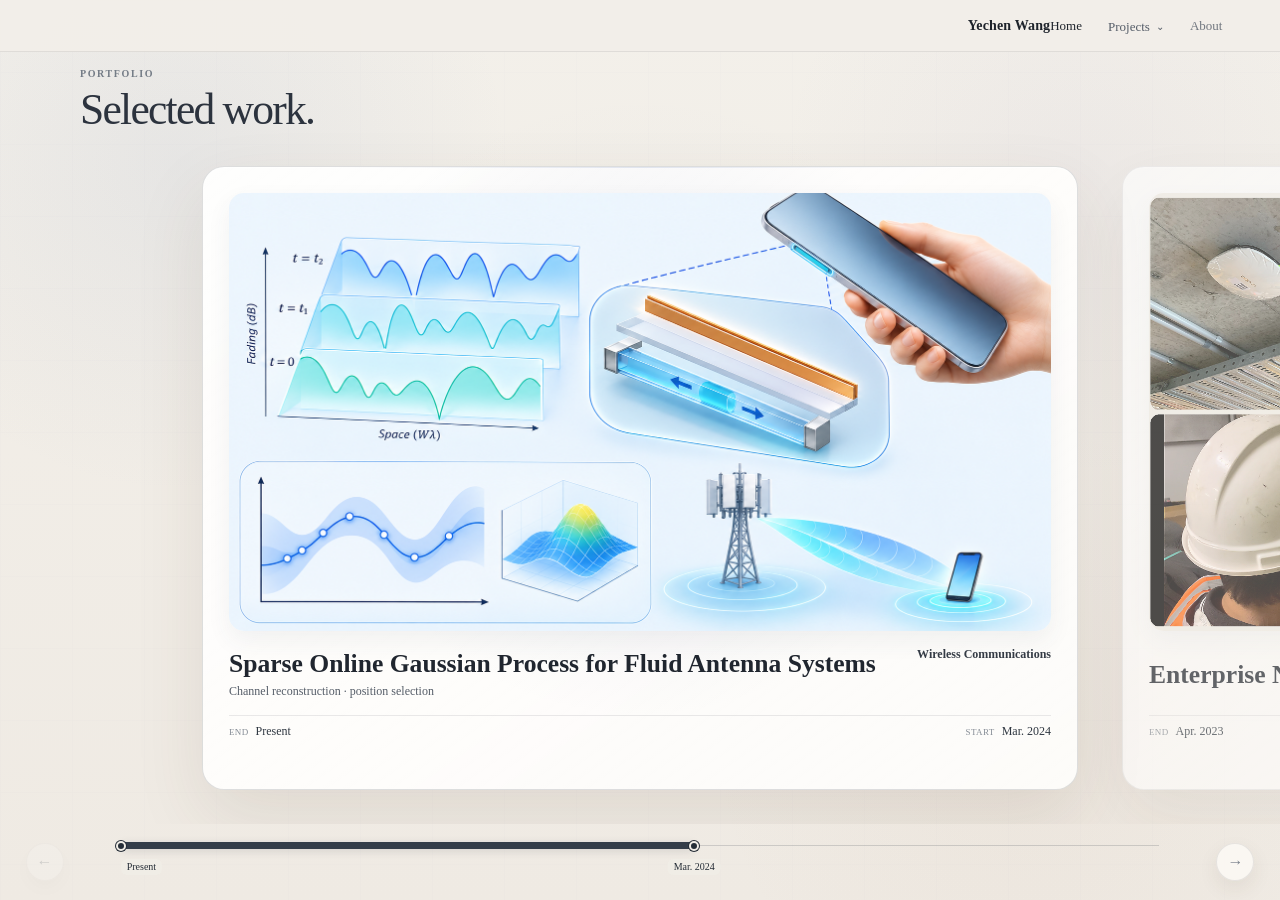
<file: index.html>
<!DOCTYPE html>
<html lang="en">
<head>
  <meta charset="UTF-8" />
  <meta name="viewport" content="width=device-width, initial-scale=1.0" />
  <meta name="description" content="Yechen Wang — portfolio." />
  <title>Yechen Wang — Portfolio</title>
  <style>
    html, body {
      margin: 0;
      min-height: 100%;
      background: #f1ede6;
    }
  </style>
</head>
<body>
  <script>
    (async () => {
      const APP_VERSION = '20261104-internship-tile-zoom-v8';
      try {
        const url = new URL('app.html', window.location.href);
        url.searchParams.set('v', APP_VERSION);
        url.searchParams.set('fresh', Date.now().toString());

        const response = await fetch(url.toString(), {
          cache: 'no-store',
          headers: { 'Cache-Control': 'no-cache' }
        });

        if (!response.ok) throw new Error('Failed to load portfolio');

        const html = await response.text();
        document.open();
        document.write(html);
        document.close();
      } catch (error) {
        document.body.innerHTML =
          '<div style="font-family:system-ui,sans-serif;color:#232933;padding:40px">Unable to load portfolio. Please reload the page.</div>';
      }
    })();
  </script>
</body>
</html>
<!-- portfolio-entry-build: 20261104-internship-tile-zoom-v8 -->
</file>
<file: styles.css>
:root {
  --bg: #f1ede6;
  --panel: #fbf8f3;
  --panel-soft: #f7f2eb;
  --line: rgba(49,55,66,.10);
  --line-strong: rgba(49,55,66,.16);
  --text: #1e232b;
  --muted: #555d68;
  --faint: #747c86;
  --blue: #7a90ba;
  --violet: #9388b5;
  --green: #7f9378;
  --copper: #b18767;
  --steel: #88939b;
}

* { box-sizing: border-box; }

html, body {
  margin: 0;
  min-height: 100%;
  background: var(--bg);
  color: var(--text);
  font-family: ui-serif, Georgia, Cambria, "Times New Roman", Times, serif;
  text-rendering: optimizeLegibility;
}

body {
  height: 100vh;
  min-height: 100vh;
  overflow: hidden;
}

button, a { font: inherit; }
a { color: inherit; text-decoration: none; }

.ambient {
  position: fixed;
  inset: 0;
  pointer-events: none;
  overflow: hidden;
  background:
    radial-gradient(circle at 14% 18%, rgba(122,144,186,.10), transparent 25%),
    radial-gradient(circle at 84% 20%, rgba(147,136,181,.065), transparent 23%),
    radial-gradient(circle at 80% 82%, rgba(177,135,103,.06), transparent 25%),
    linear-gradient(180deg, #f3f0ea 0%, #efeae3 100%);
}

.ambient::before {
  content: "";
  position: absolute;
  width: min(760px, 80vw);
  aspect-ratio: 1;
  left: 50%;
  top: 48%;
  transform: translate(-50%, -50%);
  border-radius: 50%;
  background: radial-gradient(circle, rgba(122,144,186,.045), transparent 64%);
}

.ambient::after {
  content: "";
  position: absolute;
  inset: 0;
  opacity: .035;
  background-image:
    linear-gradient(rgba(60,67,78,.16) 1px, transparent 1px),
    linear-gradient(90deg, rgba(60,67,78,.16) 1px, transparent 1px);
  background-size: 72px 72px;
}

.site-header {
  position: fixed;
  z-index: 100;
  top: 0;
  left: 0;
  right: 0;
  height: 52px;
  padding: 0 4.5vw;
  display: flex;
  align-items: center;
  justify-content: flex-end;
  background: rgba(243,239,233,.94);
  border-bottom: 1px solid rgba(35,41,51,.09);
}

.brand {
  font-size: 14px;
  font-weight: 600;
  letter-spacing: .01em;
}

.main-nav {
  display: flex;
  align-items: center;
  gap: 26px;
}

.main-nav > a,
.project-toggle {
  border: 0;
  background: transparent;
  padding: 0;
  color: var(--muted);
  font-size: 13px;
  cursor: pointer;
  transition: color .2s ease;
}

.main-nav > a:hover,
.project-toggle:hover,
.main-nav > .active {
  color: var(--text);
}

.future-link { opacity: .82; }

.project-nav { position: relative; }

.project-toggle {
  display: inline-flex;
  align-items: center;
  gap: 6px;
}

.chevron {
  font-size: 10px;
  transition: transform .2s ease;
}

.project-nav.open .chevron { transform: rotate(180deg); }

.project-menu {
  position: absolute;
  top: 31px;
  right: -10px;
  width: 238px;
  padding: 7px;
  border: 1px solid var(--line);
  border-radius: 12px;
  background: rgba(252,249,244,.98);
  box-shadow: 0 22px 60px rgba(64,56,46,.12);
  opacity: 0;
  visibility: hidden;
  transform: translateY(-7px);
  transition: .18s ease;
}

.project-nav.open .project-menu {
  opacity: 1;
  visibility: visible;
  transform: translateY(0);
}

.project-menu button {
  width: 100%;
  display: flex;
  align-items: center;
  gap: 12px;
  border: 0;
  border-radius: 8px;
  padding: 11px 12px;
  background: transparent;
  color: var(--muted);
  text-align: left;
  font-size: 13px;
  cursor: pointer;
}

.project-menu button:hover {
  color: var(--text);
  background: rgba(122,144,186,.08);
}

.project-menu button span {
  width: 14px;
  color: var(--faint);
}

main {
  height: 100vh;
  min-height: 0;
  padding-top: 52px;
  display: grid;
  grid-template-rows: auto minmax(0, 1fr) 76px;
  overflow: hidden;
}

.intro {
  position: relative;
  z-index: 5;
  width: min(1120px, 90vw);
  margin: 16px auto 0;
}

.intro p {
  margin: 0 0 9px;
  color: var(--faint);
  font-size: 10px;
  font-weight: 650;
  letter-spacing: .16em;
}

.intro h1 {
  margin: 0;
  color: #2c333e;
  font-size: clamp(30px, 3.4vw, 46px);
  line-height: 1;
  font-weight: 520;
  letter-spacing: -.04em;
}

.carousel {
  position: relative;
  cursor: grab;
  width: 100%;
  height: auto;
  min-height: 0;
  display: flex;
  align-items: center;
  justify-content: center;
  overflow: hidden;
  touch-action: pan-y;
  user-select: none;
  outline: none;
}

.carousel.dragging {
  cursor: grabbing;
}

.carousel.dragging .project-card {
  transition: none !important;
}

.carousel.dragging .project-card.hovered .card-surface,
.carousel.dragging .project-card.pressed .card-surface {
  transform: none;
}


.stage {
  position: relative;
  width: min(1880px, 100vw);
  height: min(700px, 100%);
  min-height: 624px;
}

.project-card {
  --accent: var(--blue);
  position: absolute;
  top: 0;
  left: 0;
  width: min(876px, 90vw);
  height: 624px;
  cursor: pointer;
  pointer-events: none; /* carousel owns interaction */
  transition:
    left var(--carousel-speed, 300ms) cubic-bezier(.2,.75,.25,1),
    opacity 200ms ease;
}

.card-surface {
  pointer-events: none;
  --tilt-x: 0deg;
  --tilt-y: 0deg;
  --pointer-x: 50%;
  --pointer-y: 50%;
  --shift-x: 0px;
  --shift-y: 0px;
  position: relative;
  width: 100%;
  height: 100%;
  padding: 26px;
  border: 1px solid var(--line);
  border-radius: 22px;
  background:
    linear-gradient(145deg, rgba(255,255,255,.84), rgba(255,255,255,.52)),
    var(--panel);
  box-shadow:
    0 28px 70px rgba(74,61,44,.10),
    inset 0 1px rgba(255,255,255,.78);
  overflow: hidden;
  transform: translateY(0) scale(1);
  transition:
    transform 180ms cubic-bezier(.2,.75,.25,1),
    box-shadow 180ms ease,
    border-color 180ms ease,
    background 180ms ease;
}

.card-surface::before {
  content: "";
  position: absolute;
  inset: 0;
  background:
    radial-gradient(circle at 50% 38%,
      color-mix(in srgb, var(--accent) 14%, transparent),
      transparent 54%);
  pointer-events: none;
}

.card-surface::after {
  content: "";
  position: absolute;
  left: 14%;
  right: 14%;
  top: 0;
  height: 1px;
  background: linear-gradient(90deg, transparent, color-mix(in srgb, var(--accent) 45%, transparent), transparent);
  opacity: .45;
  pointer-events: none;
}

.project-card.active .card-surface {
  border-color: var(--line-strong);
}

.project-card.hovered .card-surface {
  transform: translateY(-7px) scale(1.008);
  border-color: rgba(49,55,66,.34);
  box-shadow:
    0 42px 96px rgba(74,61,44,.21),
    0 10px 26px rgba(74,61,44,.10),
    inset 0 1px rgba(255,255,255,.86);
}

.project-card.pressed .card-surface {
  transform: translateY(-2px) scale(.994);
  border-color: rgba(49,55,66,.34);
  box-shadow:
    0 24px 58px rgba(74,61,44,.13),
    inset 0 1px rgba(255,255,255,.82);
}

.project-card:nth-child(1) { --accent: var(--blue); }
.project-card:nth-child(2) { --accent: var(--violet); }
.project-card:nth-child(3) { --accent: var(--green); }
.project-card:nth-child(4) { --accent: var(--copper); }
.project-card:nth-child(5) { --accent: var(--steel); }

.project-card--cover {
  width: min(876px, 90vw);
  height: 624px;
}

.project-card--cover .card-surface {
  padding: 26px;
}


.project-card--cover .visual-cover {
  height: 438px;
  margin: 0 0 16px;
  border-radius: 15px;
  overflow: hidden;
  border: 0;
  background: transparent;
  box-shadow: 0 10px 24px rgba(67,79,91,.065);
}

.project-card--cover .visual-cover img {
  width: 100%;
  height: 100%;
  display: block;
  object-fit: cover;
  object-position: center;
  background: transparent;
  transform: scale(1.012);
}

.card-footer-meta {
  position: relative;
  z-index: 2;
  display: grid;
  grid-template-columns: minmax(0, 1fr) auto;
  grid-template-rows: auto auto;
  align-items: end;
  column-gap: 24px;
  row-gap: 12px;
  min-height: 92px;
}

.card-footer-left {
  min-width: 0;
}

.card-footer-left h2,
.project-card h2 {
  margin: 0;
  max-width: none;
  color: #20262f;
  font-size: clamp(22px, 2vw, 30px);
  line-height: 1.08;
  font-weight: 600;
  letter-spacing: 0;
}

.card-footer-left p {
  margin: 7px 0 0;
  color: var(--muted);
  font-size: 12px;
  line-height: 1.3;
}

.card-footer-right {
  align-self: start;
  color: #343b45;
  font-size: 12px;
  line-height: 1.25;
  text-align: right;
  white-space: nowrap;
  font-weight: 600;
}

.card-period {
  grid-column: 1 / -1;
  display: flex;
  justify-content: space-between;
  align-items: end;
  padding-top: 9px;
  border-top: 1px solid rgba(49,55,66,.10);
  color: #303842;
  font-size: 12px;
  line-height: 1.15;
}

.card-period > span {
  display: flex;
  gap: 7px;
  align-items: baseline;
}

.card-period > span:last-child {
  text-align: right;
}

.card-period small {
  color: #858c95;
  font-size: 9px;
  font-weight: 400;
  letter-spacing: .04em;
  text-transform: uppercase;
}

.visual {
  position: relative;
  z-index: 2;
  height: 438px;
  display: flex;
  align-items: center;
  justify-content: center;
}

.ring {
  width: 148px;
  height: 148px;
  border: 1px solid color-mix(in srgb, var(--accent) 31%, transparent);
  border-radius: 50%;
  transform: rotateX(63deg) rotateZ(-18deg);
  box-shadow:
    inset 0 0 28px color-mix(in srgb, var(--accent) 8%, transparent),
    0 10px 28px color-mix(in srgb, var(--accent) 10%, transparent);
}

.ring::before,
.ring::after {
  content: "";
  position: absolute;
  border-radius: 50%;
  border: 1px solid color-mix(in srgb, var(--accent) 17%, transparent);
}

.ring::before { inset: 24px; }
.ring::after {
  inset: 52px;
  background: color-mix(in srgb, var(--accent) 18%, transparent);
}

.dot {
  position: absolute;
  width: 6px;
  height: 6px;
  left: calc(50% - 3px);
  top: 47px;
  border-radius: 50%;
  background: color-mix(in srgb, var(--accent) 78%, #d8dce2);
  box-shadow: 0 0 16px color-mix(in srgb, var(--accent) 42%, transparent);
}

.image-preview {
  position: fixed;
  inset: 0;
  z-index: 300;
  display: grid;
  place-items: center;
  padding: 34px;
  opacity: 0;
  visibility: hidden;
  pointer-events: none;
  transition: opacity 280ms ease, visibility 280ms ease;
}

.image-preview.open {
  opacity: 1;
  visibility: visible;
  pointer-events: auto;
}

.image-preview-backdrop {
  position: absolute;
  inset: 0;
  background: rgba(238,235,229,.58);
  backdrop-filter: blur(26px) saturate(.9);
  -webkit-backdrop-filter: blur(26px) saturate(.9);
}

.image-preview-shell {
  position: relative;
  z-index: 1;
  pointer-events: none;
  width: min(98vw, 1840px);
  height: min(92vh, 1040px);
  display: grid;
  grid-template-columns: minmax(270px, 340px) minmax(0, 1fr);
  align-items: center;
  gap: clamp(20px, 2.5vw, 42px);
  transform: translateY(12px);
  opacity: 0;
  transition:
    transform 380ms cubic-bezier(.2,.75,.25,1),
    opacity 300ms ease;
}

.image-preview.open .image-preview-shell {
  transform: translateY(0);
  opacity: 1;
}

.image-preview-info {
  pointer-events: auto;
  align-self: center;
  padding-left: clamp(8px, 2vw, 28px);
  color: #20262f;
}

.image-preview-info h2 {
  margin: 0;
  max-width: 430px;
  font-size: clamp(22px, 1.9vw, 31px);
  line-height: 1.08;
  font-weight: 600;
  letter-spacing: -.015em;
}

.preview-keywords {
  margin: 17px 0 0;
  color: #59616c;
  font-size: 14px;
  line-height: 1.35;
}

.preview-category {
  display: block;
  margin-top: 25px;
  color: #343c47;
  font-size: 13px;
  font-weight: 600;
}

.image-preview-info time {
  display: block;
  margin-top: 8px;
  color: #747c86;
  font-size: 13px;
}

.image-preview-media {
  pointer-events: auto;
  min-width: 0;
  height: 100%;
  display: grid;
  place-items: center;
}

.image-preview-shell img {
  max-width: 100%;
  max-height: 100%;
  width: auto;
  height: auto;
  object-fit: contain;
  border-radius: 20px;
  background: rgba(255,255,255,.97);
  box-shadow:
    0 34px 90px rgba(44,50,58,.20),
    0 4px 18px rgba(44,50,58,.07);
}

.image-preview-close {
  pointer-events: auto;
  position: absolute;
  top: 0;
  right: 0;
  z-index: 2;
  width: 42px;
  height: 42px;
  border: 1px solid rgba(49,55,66,.12);
  border-radius: 50%;
  background: rgba(248,246,242,.88);
  color: #3d444d;
  font-size: 27px;
  line-height: 1;
  cursor: pointer;
  box-shadow: 0 10px 28px rgba(44,50,58,.12);
  backdrop-filter: blur(14px);
  -webkit-backdrop-filter: blur(14px);
  transition: transform .18s ease, background .18s ease;
}

.image-preview-close:hover {
  transform: scale(1.05);
  background: #fff;
}

body.preview-open {
  overflow: hidden;
}

.carousel-controls {
  position: relative;
  z-index: 20;
  width: min(1540px, 96vw);
  margin: 0 auto;
  display: flex;
  align-items: center;
  justify-content: center;
  gap: 18px;
}

.arrow {
  width: 38px;
  height: 38px;
  padding: 0;
  border: 1px solid var(--line);
  border-radius: 50%;
  background: rgba(251,248,243,.92);
  color: #7b828c;
  box-shadow: 0 8px 20px rgba(74,61,44,.08);
  cursor: pointer;
  transition: .18s ease;
}

.arrow:hover {
  color: var(--text);
  background: #fffdf9;
  transform: scale(1.04);
}

.arrow:disabled {
  opacity: .28;
  cursor: default;
  transform: none;
}

.arrow:disabled:hover {
  color: #7b828c;
  background: rgba(251,248,243,.92);
}

.timeline-overview {
  position: relative;
  width: auto;
  height: 72px;
  flex: 1 1 auto;
  min-width: 0;
}

.timeline-axis {
  position: absolute;
  left: 3.5%;
  right: 3.5%;
  top: 19px;
  height: 1px;
  background: rgba(49,55,66,.18);
}

.timeline-active-range {
  position: absolute;
  top: 16px;
  height: 7px;
  border-radius: 999px;
  background: #343d49;
  box-shadow: 0 2px 9px rgba(52,61,73,.15);
  transition:
    left var(--carousel-speed, 420ms) cubic-bezier(.18,.82,.24,1),
    width var(--carousel-speed, 420ms) cubic-bezier(.18,.82,.24,1);
}

.timeline-boundary {
  position: absolute;
  top: 15px;
  width: 1px;
  color: #252d37;
  text-align: center;
  transition: left var(--carousel-speed, 420ms) cubic-bezier(.18,.82,.24,1);
}

.timeline-boundary i {
  position: absolute;
  left: -5px;
  top: 0;
  width: 10px;
  height: 10px;
  border-radius: 50%;
  background: #252d37;
  border: 2px solid var(--bg);
  box-shadow: 0 0 0 1px #252d37;
}

.timeline-boundary b {
  position: absolute;
  top: 18px;
  left: 50%;
  transform: translateX(-50%);
  padding: 3px 6px;
  border-radius: 6px;
  background: rgba(241,237,230,.94);
  color: #252d37;
  font-size: 10px;
  line-height: 1;
  font-weight: 500;
  white-space: nowrap;
  z-index: 3;
}

.timeline-overview.compact-range .timeline-boundary-start b,
.timeline-overview.compact-range .timeline-boundary-end b {
  top: 18px;
}

.timeline-overview.compact-range .timeline-boundary-end:not(.near-left):not(.near-right) b {
  left: 0;
  transform: translateX(calc(-100% - 8px));
}

.timeline-overview.compact-range .timeline-boundary-start:not(.near-left):not(.near-right) b {
  left: 0;
  transform: translateX(8px);
}

.timeline-scale-label {
  position: absolute;
  top: 46px;
  color: #969ca5;
  font-size: 9px;
  line-height: 1;
}

.timeline-now { left: 7%; transform: translateX(-50%); }
.timeline-oldest { right: 7%; transform: translateX(50%); }


@media (max-width: 760px) {
  body {
    height: auto;
    min-height: 100vh;
    overflow-x: hidden;
    overflow-y: auto;
  }
  .site-header {
    height: 64px;
    padding: 0 22px;
  }
  .main-nav { gap: 18px; }
  .project-menu { right: -55px; }
  main {
    height: auto;
    min-height: 100vh;
    padding-top: 64px;
    display: flex;
    flex-direction: column;
    justify-content: flex-start;
    overflow: visible;
  }
  .intro { width: calc(100% - 44px); margin-top: 30px; }
  .intro h1 { font-size: 32px; }
  .carousel { height: 570px; }
  .stage { height: 470px; }
  .project-card {
    width: 78vw;
    height: 350px;
  }
  .card-surface { padding: 24px; }
  .project-card--cover {
    width: 90vw;
    height: 410px;
  }
  .project-card--cover .card-surface { padding: 16px; }
  .project-card--cover .visual-cover {
    height: 270px;
    margin: 0 0 14px;
  }
  .card-footer-meta {
    grid-template-columns: 1fr auto;
    grid-template-rows: auto auto;
    column-gap: 10px;
    row-gap: 9px;
    min-height: 0;
  }
  .card-footer-right {
    align-self: start;
    text-align: right;
    white-space: normal;
  }
  .card-period {
    font-size: 11px;
  }
  .image-preview {
    padding: 18px;
  }
  .image-preview-shell {
    width: 96vw;
    height: 88vh;
    grid-template-columns: 1fr;
    grid-template-rows: auto minmax(0, 1fr);
    gap: 18px;
  }
  .image-preview-info {
    padding: 0 42px 0 4px;
  }
  .image-preview-info h2 {
    font-size: 27px;
  }
  .carousel-controls {
    width: 96vw;
    gap: 10px;
  }
  .timeline-overview {
    width: auto;
    height: 68px;
    flex: 1 1 auto;
  }
  .timeline-boundary b {
    font-size: 9px;
  }
  .image-preview-close {
    top: 4px;
    right: 4px;
  }
  .visual { height: 220px; }
  .ring { width: 122px; height: 122px; }
  .ring::before { inset: 20px; }
  .ring::after { inset: 42px; }
  .dot { top: 44px; }
}

@media (max-width: 520px) {
  .brand { font-size: 13px; }
  .main-nav > a,
  .project-toggle { font-size: 12px; }
  .main-nav { gap: 14px; }
  .project-card { width: 82vw; }
}

.timeline-boundary.near-left b {
  left: 0;
  transform: none;
}
.timeline-boundary.near-right b {
  left: 0;
  right: auto;
  transform: translateX(-100%);
}
.timeline-overview {
  overflow: visible;
  padding-inline: 6px;
}

/* Dynamic project preview for cards without a real cover image yet */
.image-preview-graphic {
  display: none;
  position: relative;
  width: min(72vh, 680px);
  aspect-ratio: 1.18;
  border-radius: 24px;
  background:
    radial-gradient(circle at 50% 42%, rgba(122,144,186,.16), transparent 45%),
    linear-gradient(145deg, rgba(255,255,255,.92), rgba(245,241,235,.86));
  border: 1px solid rgba(49,55,66,.10);
  box-shadow: 0 34px 90px rgba(44,50,58,.16);
}
.image-preview.graphic-mode .image-preview-shell img {
  display: none;
}
.image-preview.graphic-mode .image-preview-graphic {
  display: grid;
  place-items: center;
}
.preview-ring {
  width: 230px;
  height: 230px;
  border: 1px solid rgba(122,144,186,.34);
  border-radius: 50%;
  transform: scaleY(.52) rotate(-12deg);
  box-shadow: inset 0 0 42px rgba(122,144,186,.08);
}
.preview-ring::before,
.preview-ring::after {
  content: "";
  position: absolute;
  border-radius: 50%;
  border: 1px solid rgba(122,144,186,.18);
}
.preview-ring::before { inset: 38px; }
.preview-ring::after {
  inset: 82px;
  background: rgba(122,144,186,.13);
}
.preview-dot {
  position: absolute;
  width: 9px;
  height: 9px;
  top: 29%;
  left: calc(50% - 4px);
  border-radius: 50%;
  background: #7187b1;
  box-shadow: 0 0 20px rgba(113,135,177,.42);
}


/* Project image covers for standard-size cards */
.visual-project-image {
  height: 310px;
  margin-bottom: 12px;
  border-radius: 15px;
  overflow: hidden;
  background: transparent;
  box-shadow: 0 10px 24px rgba(67,79,91,.065);
}
.visual-project-image img {
  width: 100%;
  height: 100%;
  display: block;
  object-fit: cover;
  object-position: center;
}


/* Internship four-photo cover */
.visual-project-grid {
  height: 438px;
  margin-bottom: 16px;
  display: grid;
  grid-template-columns: repeat(2, minmax(0, 1fr));
  grid-template-rows: repeat(2, minmax(0, 1fr));
  gap: 5px;
  border-radius: 15px;
  overflow: hidden;
  background: #ece8e1;
  box-shadow: 0 10px 24px rgba(67,79,91,.065);
}
.visual-project-grid img {
  width: 100%;
  height: 100%;
  min-width: 0;
  min-height: 0;
  display: block;
  object-fit: cover;
}
.image-preview-grid {
  display: none;
  width: min(100%, 1320px);
  aspect-ratio: 1.88 / 1;
  grid-template-columns: repeat(2, minmax(0, 1fr));
  grid-template-rows: repeat(2, minmax(0, 1fr));
  gap: 8px;
  border-radius: 20px;
  overflow: hidden;
  background: rgba(255,255,255,.96);
  box-shadow:
    0 34px 90px rgba(44,50,58,.20),
    0 4px 18px rgba(44,50,58,.07);
}
.image-preview-grid img {
  width: 100%;
  height: 100%;
  min-width: 0;
  min-height: 0;
  display: block;
  object-fit: cover;
}
.image-preview.grid-mode #imagePreviewImage {
  display: none;
}
.image-preview.grid-mode .image-preview-grid {
  display: grid;
}


.visual-project-grid svg {
  width: 100%;
  height: 100%;
  min-width: 0;
  min-height: 0;
  display: block;
}

.image-preview-grid svg {
  width: 100%;
  height: 100%;
  min-width: 0;
  min-height: 0;
  display: block;
}


/* Single-image cover used by full-size project cards */
.visual-single-cover {
  height: 438px;
  margin: 0 0 16px;
  border-radius: 15px;
  overflow: hidden;
  background: transparent;
  box-shadow: 0 10px 24px rgba(67,79,91,.065);
}
.visual-single-cover img {
  width: 100%;
  height: 100%;
  display: block;
  object-fit: cover;
  object-position: center;
}


/* Internship detail preview: four quadrants of the approved PNG cover */
.detail-png-tile {
  width: 100%;
  height: 100%;
  min-width: 0;
  min-height: 0;
  display: block;
  background-image: url("ITTinterncover.png?v=20261104-internship-tile-zoom-v8");
  background-repeat: no-repeat;
  background-size: 200% 200%;
  background-color: #f1ede6;
}
.detail-png-tile--tl { background-position: 0 0; }
.detail-png-tile--tr { background-position: 100% 0; }
.detail-png-tile--bl { background-position: 0 100%; }
.detail-png-tile--br { background-position: 100% 100%; }

.image-preview-grid .detail-png-tile {
  border-radius: 12px;
}


/* Second-level detailed image viewer */
.image-preview-grid .detail-png-tile {
  cursor: zoom-in;
}

.detail-zoom {
  position: fixed;
  inset: 0;
  z-index: 520;
  display: grid;
  place-items: center;
  padding: 18px;
  opacity: 0;
  visibility: hidden;
  pointer-events: none;
  transition: opacity 220ms ease, visibility 220ms ease;
}

.detail-zoom.open {
  opacity: 1;
  visibility: visible;
  pointer-events: auto;
}

.detail-zoom-backdrop {
  position: absolute;
  inset: 0;
  background: rgba(28, 31, 36, .72);
  backdrop-filter: blur(18px) saturate(.85);
  -webkit-backdrop-filter: blur(18px) saturate(.85);
}

.detail-zoom-shell {
  position: relative;
  z-index: 1;
  width: min(96vw, 1680px, calc(88vh * 1.88));
  aspect-ratio: 1.88 / 1;
  pointer-events: auto;
}

.detail-zoom-image {
  width: 100%;
  height: 100%;
  border-radius: 20px;
  box-shadow: 0 38px 110px rgba(0,0,0,.34);
  background-color: #f1ede6;
}

.detail-zoom-label {
  position: absolute;
  left: 18px;
  bottom: 16px;
  max-width: calc(100% - 92px);
  padding: 8px 11px;
  border-radius: 10px;
  background: rgba(28,31,36,.68);
  color: rgba(255,255,255,.94);
  font-size: 13px;
  line-height: 1.25;
  backdrop-filter: blur(10px);
  -webkit-backdrop-filter: blur(10px);
}

.detail-zoom-close {
  position: absolute;
  top: -14px;
  right: -14px;
  z-index: 3;
  width: 44px;
  height: 44px;
  border: 1px solid rgba(255,255,255,.28);
  border-radius: 50%;
  background: rgba(248,246,242,.94);
  color: #343a43;
  font-size: 28px;
  line-height: 1;
  cursor: pointer;
  box-shadow: 0 14px 36px rgba(0,0,0,.22);
}

.detail-zoom-close:hover {
  transform: scale(1.04);
}

@media (max-width: 760px) {
  .detail-zoom {
    padding: 10px;
  }

  .detail-zoom-shell {
    width: min(98vw, calc(82vh * 1.88));
  }

  .detail-zoom-close {
    top: 8px;
    right: 8px;
  }

  .detail-zoom-label {
    left: 10px;
    bottom: 10px;
    font-size: 12px;
  }
}
</file>
